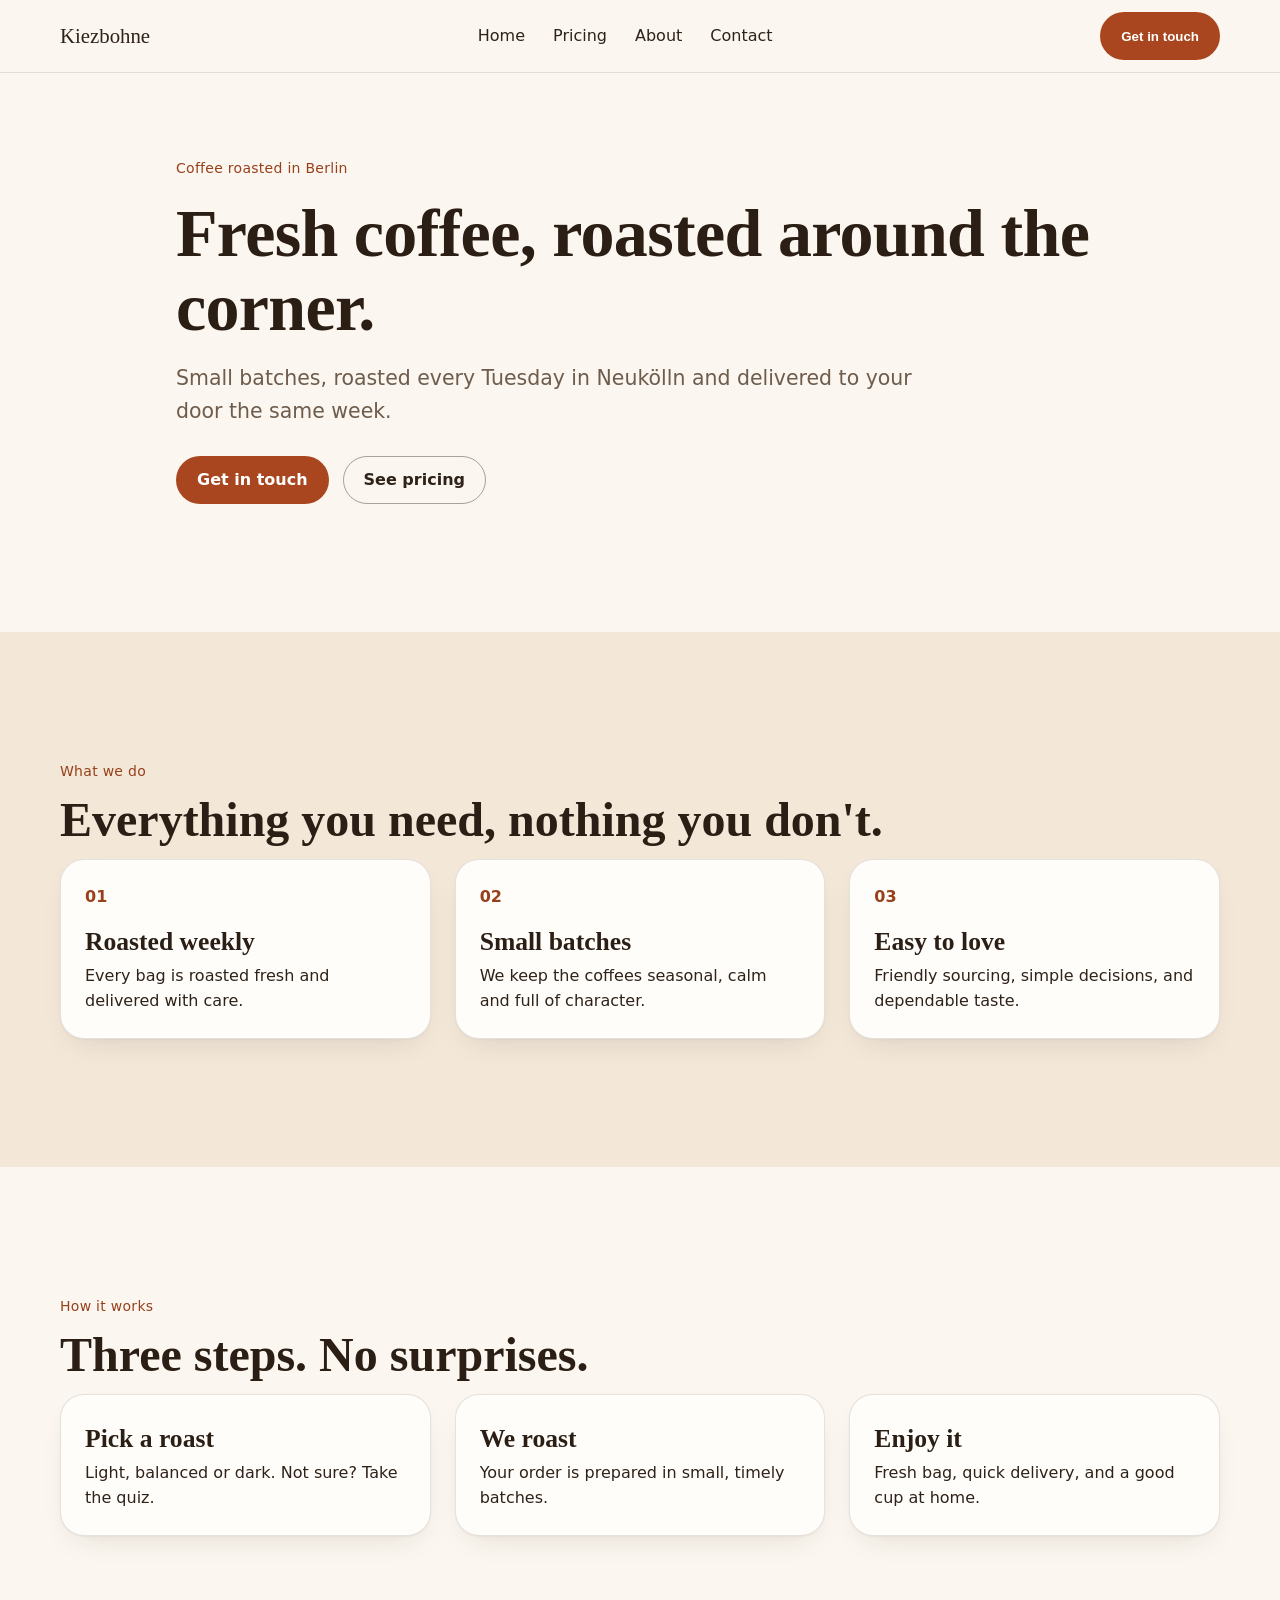
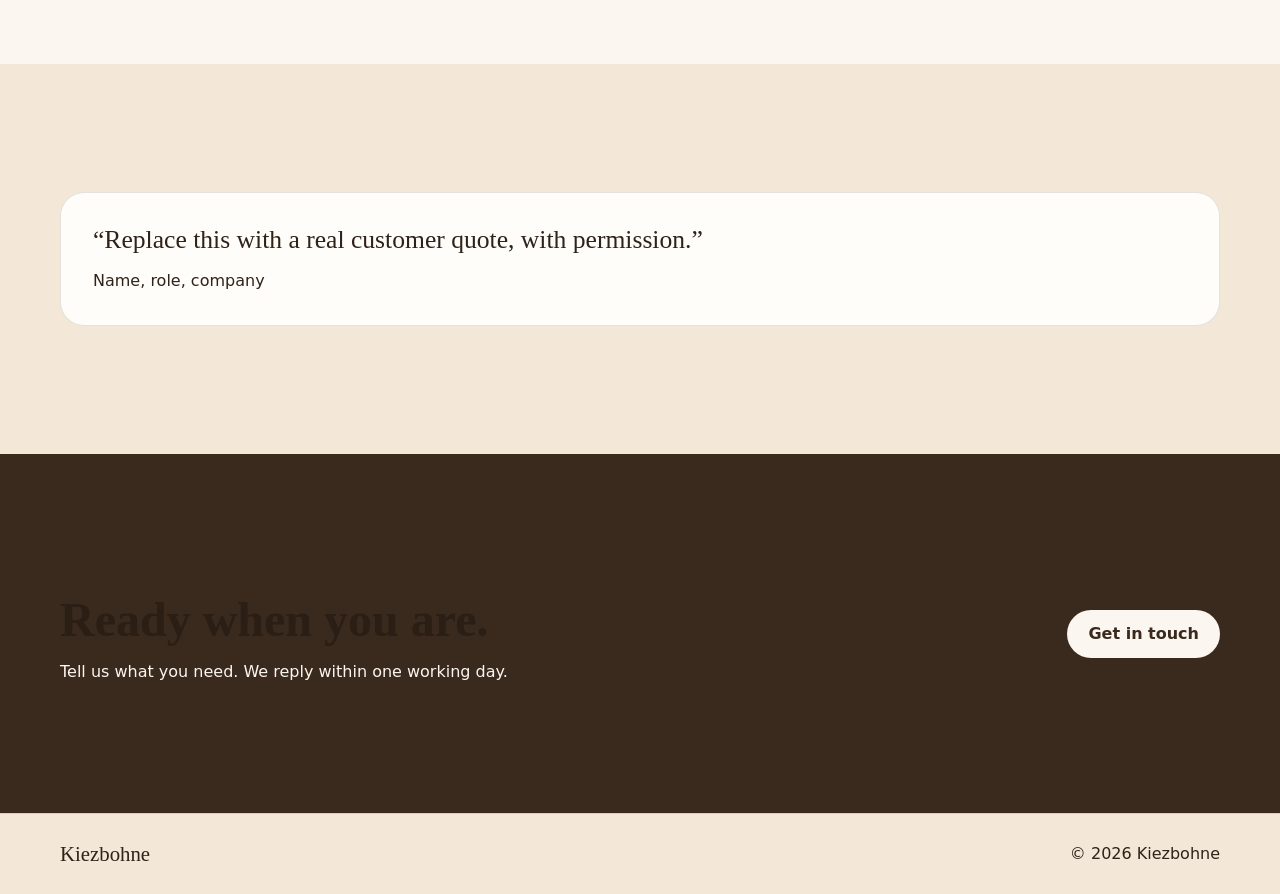
<file: starter-clay/index.html>
<!doctype html>
<html lang="en">
  <head>
    <meta charset="UTF-8" />
    <meta name="viewport" content="width=device-width, initial-scale=1.0" />
    <title>Clay · starter design system</title>
    <link rel="stylesheet" href="assets/tokens.css" />
    <link rel="stylesheet" href="assets/components.css" />
  </head>
  <body class="clay-shell">
    <header class="nav">
      <div class="container nav-inner">
        <div class="brand">Kiezbohne</div>
        <nav>
          <a href="#">Home</a>
          <a href="#">Pricing</a>
          <a href="#">About</a>
          <a href="#">Contact</a>
        </nav>
        <button class="btn btn-primary">Get in touch</button>
      </div>
    </header>

    <main>
      <section class="hero section">
        <div class="container hero-inner">
          <p class="eyebrow">Coffee roasted in Berlin</p>
          <h1>Fresh coffee, roasted around the corner.</h1>
          <p class="lead">Small batches, roasted every Tuesday in Neukölln and delivered to your door the same week.</p>
          <div class="btn-row">
            <a class="btn btn-primary" href="#">Get in touch</a>
            <a class="btn btn-secondary" href="#">See pricing</a>
          </div>
        </div>
      </section>

      <section class="section surface">
        <div class="container">
          <div class="section-head">
            <p class="eyebrow">What we do</p>
            <h2>Everything you need, nothing you don't.</h2>
          </div>
          <div class="grid grid-3">
            <article class="card">
              <span class="card-number">01</span>
              <h3>Roasted weekly</h3>
              <p>Every bag is roasted fresh and delivered with care.</p>
            </article>
            <article class="card">
              <span class="card-number">02</span>
              <h3>Small batches</h3>
              <p>We keep the coffees seasonal, calm and full of character.</p>
            </article>
            <article class="card">
              <span class="card-number">03</span>
              <h3>Easy to love</h3>
              <p>Friendly sourcing, simple decisions, and dependable taste.</p>
            </article>
          </div>
        </div>
      </section>

      <section class="section">
        <div class="container">
          <div class="section-head">
            <p class="eyebrow">How it works</p>
            <h2>Three steps. No surprises.</h2>
          </div>
          <div class="steps">
            <div class="step">
              <h3>Pick a roast</h3>
              <p>Light, balanced or dark. Not sure? Take the quiz.</p>
            </div>
            <div class="step">
              <h3>We roast</h3>
              <p>Your order is prepared in small, timely batches.</p>
            </div>
            <div class="step">
              <h3>Enjoy it</h3>
              <p>Fresh bag, quick delivery, and a good cup at home.</p>
            </div>
          </div>
        </div>
      </section>

      <section class="section surface">
        <div class="container quote-wrap">
          <blockquote>“Replace this with a real customer quote, with permission.”</blockquote>
          <figcaption>Name, role, company</figcaption>
        </div>
      </section>

      <section class="section inverse">
        <div class="container cta-row">
          <div>
            <h2>Ready when you are.</h2>
            <p>Tell us what you need. We reply within one working day.</p>
          </div>
          <a class="btn btn-primary btn-inverse" href="#">Get in touch</a>
        </div>
      </section>
    </main>

    <footer class="footer">
      <div class="container footer-inner">
        <div class="brand">Kiezbohne</div>
        <div>© 2026 Kiezbohne</div>
      </div>
    </footer>
  </body>
</html>
</file>
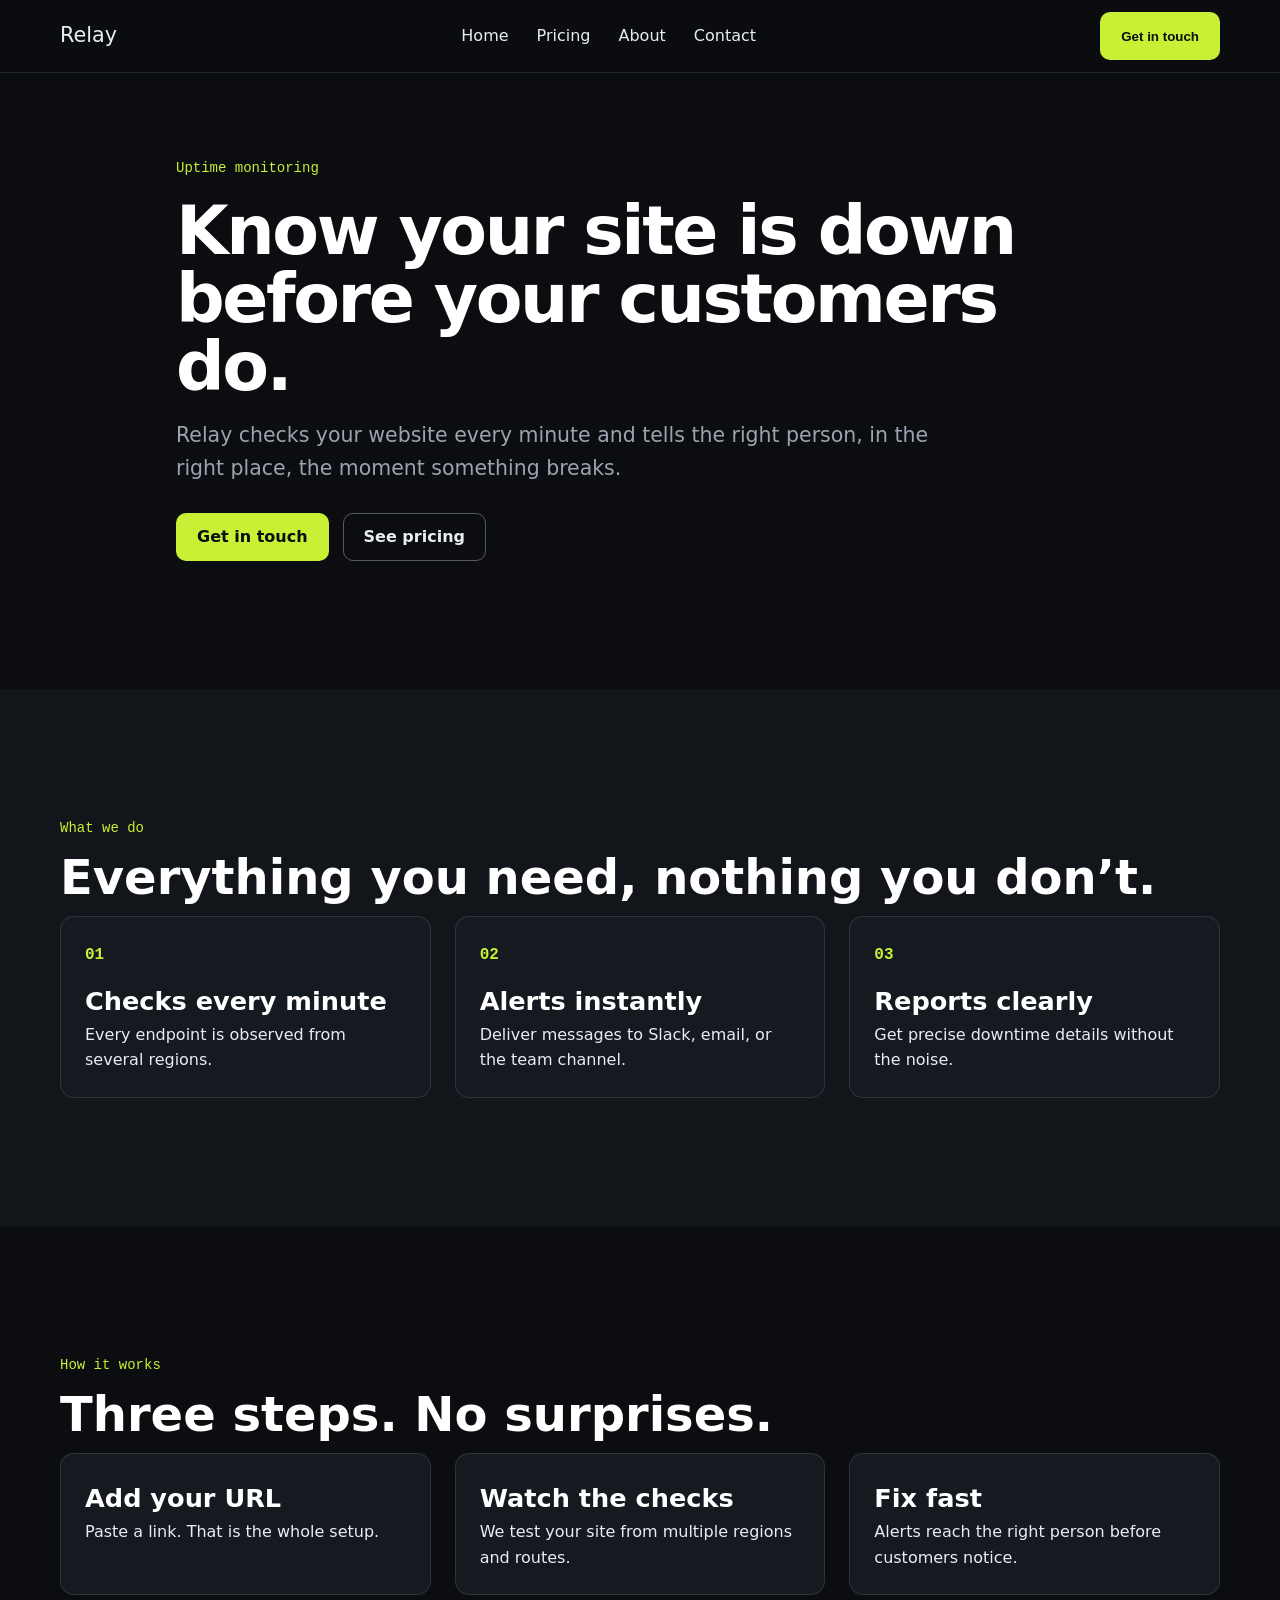
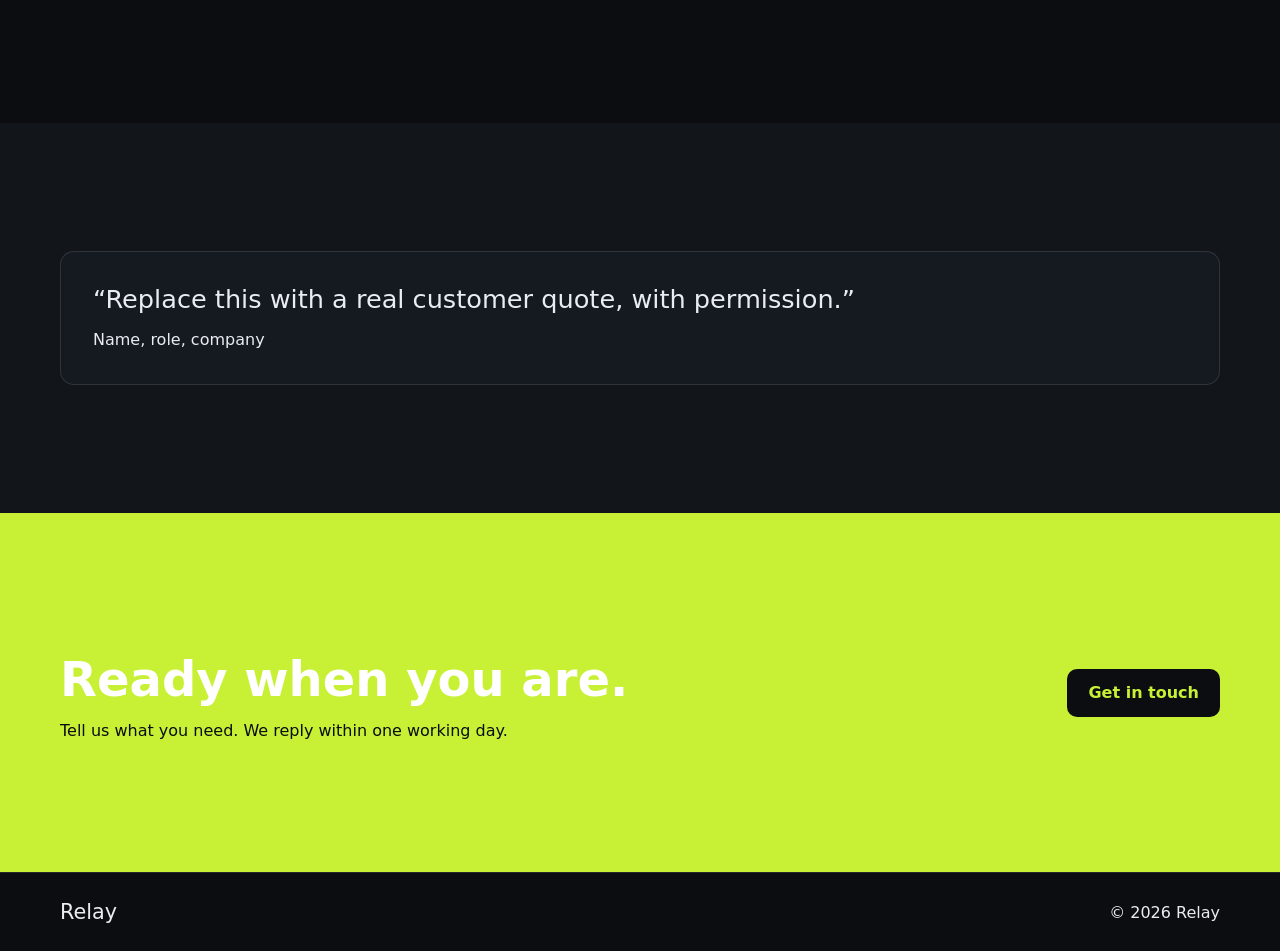
<file: starter-signal/index.html>
<!doctype html>
<html lang="en">
  <head>
    <meta charset="UTF-8" />
    <meta name="viewport" content="width=device-width, initial-scale=1.0" />
    <title>Signal · starter design system</title>
    <link rel="stylesheet" href="assets/tokens.css" />
    <link rel="stylesheet" href="assets/components.css" />
  </head>
  <body class="signal-shell">
    <header class="nav">
      <div class="container nav-inner">
        <div class="brand">Relay</div>
        <nav>
          <a href="#">Home</a>
          <a href="#">Pricing</a>
          <a href="#">About</a>
          <a href="#">Contact</a>
        </nav>
        <button class="btn btn-primary">Get in touch</button>
      </div>
    </header>

    <main>
      <section class="hero section">
        <div class="container hero-inner">
          <p class="eyebrow">Uptime monitoring</p>
          <h1>Know your site is down before your customers do.</h1>
          <p class="lead">Relay checks your website every minute and tells the right person, in the right place, the moment something breaks.</p>
          <div class="btn-row">
            <a class="btn btn-primary" href="#">Get in touch</a>
            <a class="btn btn-secondary" href="#">See pricing</a>
          </div>
        </div>
      </section>

      <section class="section surface">
        <div class="container">
          <div class="section-head">
            <p class="eyebrow">What we do</p>
            <h2>Everything you need, nothing you don’t.</h2>
          </div>
          <div class="grid grid-3">
            <article class="card">
              <span class="card-number">01</span>
              <h3>Checks every minute</h3>
              <p>Every endpoint is observed from several regions.</p>
            </article>
            <article class="card">
              <span class="card-number">02</span>
              <h3>Alerts instantly</h3>
              <p>Deliver messages to Slack, email, or the team channel.</p>
            </article>
            <article class="card">
              <span class="card-number">03</span>
              <h3>Reports clearly</h3>
              <p>Get precise downtime details without the noise.</p>
            </article>
          </div>
        </div>
      </section>

      <section class="section">
        <div class="container">
          <div class="section-head">
            <p class="eyebrow">How it works</p>
            <h2>Three steps. No surprises.</h2>
          </div>
          <div class="steps">
            <div class="step">
              <h3>Add your URL</h3>
              <p>Paste a link. That is the whole setup.</p>
            </div>
            <div class="step">
              <h3>Watch the checks</h3>
              <p>We test your site from multiple regions and routes.</p>
            </div>
            <div class="step">
              <h3>Fix fast</h3>
              <p>Alerts reach the right person before customers notice.</p>
            </div>
          </div>
        </div>
      </section>

      <section class="section surface">
        <div class="container quote-wrap">
          <blockquote>“Replace this with a real customer quote, with permission.”</blockquote>
          <figcaption>Name, role, company</figcaption>
        </div>
      </section>

      <section class="section inverse">
        <div class="container cta-row">
          <div>
            <h2>Ready when you are.</h2>
            <p>Tell us what you need. We reply within one working day.</p>
          </div>
          <a class="btn btn-primary btn-inverse" href="#">Get in touch</a>
        </div>
      </section>
    </main>

    <footer class="footer">
      <div class="container footer-inner">
        <div class="brand">Relay</div>
        <div>© 2026 Relay</div>
      </div>
    </footer>
  </body>
</html>
</file>
<file: starter-clay/assets/tokens.css>
/* Clay · design tokens */
:root {
  --color-bg: #FBF6EF;
  --color-surface: #F3E7D8;
  --color-card: #FFFDF9;
  --color-text: #2E2219;
  --color-heading: #2A1E15;
  --color-muted: #6E5C4C;
  --color-border: rgba(46, 34, 25, 0.12);
  --color-border-strong: rgba(46, 34, 25, 0.4);
  --color-accent: #A9461F;
  --color-accent-hover: #8E3A19;
  --color-accent-text: #FFFFFF;
  --color-accent-strong: #97401C;
  --color-accent-soft: #F6DECF;
  --color-inverse-bg: #3A2A1E;
  --color-inverse-text: #FBF6EF;
  --color-inverse-muted: #D9C7B5;
  --color-inverse-action: #FBF6EF;
  --color-inverse-action-hover: #F3E7D8;
  --color-inverse-action-text: #3A2A1E;
  --color-nav-bg: rgba(251,246,239,0.88);
  --color-footer-bg: #F3E7D8;
  --color-footer-text: #2E2219;
  --color-footer-border: rgba(46,34,25,0.14);
  --color-input-bg: #FFFDF9;
  --color-focus: #A9461F;
  --color-error: #B42318;

  --font-display: "DM Serif Display", Georgia, serif;
  --font-body: "Figtree", system-ui, sans-serif;
  --font-label: "Figtree", system-ui, sans-serif;
  --weight-display: 400;
  --weight-button: 600;
  --tracking-display: -0.01em;
  --tracking-label: 0.02em;
  --label-case: none;
  --leading-display: 1.08;

  --radius-button: 999px;
  --radius-card: 24px;
  --radius-input: 14px;
  --radius-pill: 999px;
  --radius-mark: 50%;
  --radius-bullet: 50%;
  --shadow-card: 0 1px 2px rgba(46,34,25,0.04), 0 12px 32px -16px rgba(46,34,25,0.18);

  --space-1: 4px; --space-2: 8px; --space-3: 12px; --space-4: 16px; --space-5: 24px; --space-6: 32px; --space-7: 48px; --space-8: 72px; --space-9: 112px;
  --gutter: clamp(20px, 4vw, 40px);
  --container: 1160px;
  --section-pad: clamp(72px, 10vw, 128px);
  --hero-pad: clamp(72px, 12vw, 160px);
  --hero-width: 52rem;

  --text-display: clamp(2.75rem, 7vw, 5.5rem);
  --text-h1: clamp(2.4rem, 5.5vw, 4.25rem);
  --text-h2: clamp(1.9rem, 3.8vw, 3rem);
  --text-h3: clamp(1.3rem, 2vw, 1.6rem);
  --text-lead: clamp(1.1rem, 1.6vw, 1.3rem);
  --text-body: 1rem;
  --text-small: .875rem;
  --leading-body: 1.6;

  --border-width: 1px;
  --border-width-strong: 2px;
  --motion-fast: .18s;
  --motion-slow: .7s;
  --motion-ease: cubic-bezier(.2,.7,.2,1);
  --motion-rise: 16px;
}
</file>
<file: starter-clay/assets/components.css>
* { box-sizing: border-box; }
html { scroll-behavior: smooth; }
body {
  margin: 0;
  background: var(--color-bg);
  color: var(--color-text);
  font-family: var(--font-body);
  font-size: var(--text-body);
  line-height: var(--leading-body);
}
img, svg { display: block; max-width: 100%; }
a { color: inherit; text-decoration: none; }
h1, h2, h3, p, blockquote { margin: 0; }

.container { width: min(var(--container), calc(100% - (var(--gutter) * 2))); margin: 0 auto; }
.section { padding: var(--section-pad) 0; }
.surface { background: var(--color-surface); }
.inverse { background: var(--color-inverse-bg); color: var(--color-inverse-text); }

.nav { position: sticky; top: 0; background: var(--color-nav-bg); backdrop-filter: blur(12px); border-bottom: 1px solid var(--color-border); }
.nav-inner { display: flex; align-items: center; justify-content: space-between; min-height: 72px; }
.nav nav { display: flex; gap: 28px; }
.brand { font-family: var(--font-display); font-size: 1.3rem; }

.hero { padding-top: 84px; }
.hero-inner { display: grid; gap: 18px; max-width: 58rem; }
.eyebrow { font-family: var(--font-label); font-size: var(--text-small); letter-spacing: var(--tracking-label); text-transform: var(--label-case); color: var(--color-accent-strong); }
.lead { font-size: var(--text-lead); color: var(--color-muted); max-width: 60ch; }

h1, h2, h3 { font-family: var(--font-display); color: var(--color-heading); }
h1 { font-size: var(--text-h1); letter-spacing: var(--tracking-display); line-height: var(--leading-display); }
h2 { font-size: var(--text-h2); }
h3 { font-size: var(--text-h3); }

.btn-row { display: flex; flex-wrap: wrap; gap: 14px; margin-top: 10px; }
.btn {
  display: inline-flex; align-items: center; justify-content: center;
  min-height: 48px; padding: 0 1.25rem; border-radius: var(--radius-button);
  border: 1px solid transparent; cursor: pointer; font-weight: 600;
}
.btn-primary { background: var(--color-accent); color: var(--color-accent-text); }
.btn-primary:hover { background: var(--color-accent-hover); }
.btn-secondary { background: transparent; color: var(--color-text); border-color: var(--color-border-strong); }
.btn-inverse { background: var(--color-inverse-action); color: var(--color-inverse-action-text); }

.grid { display: grid; gap: 24px; }
.grid-3 { grid-template-columns: repeat(3, minmax(0, 1fr)); }
.card, .step {
  background: var(--color-card);
  border: 1px solid var(--color-border);
  border-radius: var(--radius-card);
  padding: 24px;
  box-shadow: var(--shadow-card);
}
.card-number { display: inline-block; font-family: var(--font-label); font-weight: 700; margin-bottom: 12px; color: var(--color-accent-strong); }

.steps { display: grid; gap: 24px; grid-template-columns: repeat(3, minmax(0, 1fr)); }
.quote-wrap {
  display: grid; gap: 12px;
  background: var(--color-card);
  border: 1px solid var(--color-border);
  border-radius: var(--radius-card);
  padding: 32px;
}
blockquote { font-family: var(--font-display); font-size: clamp(1.6rem, 2vw, 2.4rem); line-height: 1.2; }
.cta-row { display: flex; align-items: center; justify-content: space-between; gap: 24px; }
.footer { background: var(--color-footer-bg); color: var(--color-footer-text); border-top: 1px solid var(--color-footer-border); }
.footer-inner { display: flex; justify-content: space-between; align-items: center; min-height: 80px; }
</file>
<file: starter-signal/assets/tokens.css>
/* Signal · design tokens */
:root {
  --color-bg: #0B0D10;
  --color-surface: #12161B;
  --color-card: #151A20;
  --color-text: #E9EDF1;
  --color-heading: #FFFFFF;
  --color-muted: #9AA4AF;
  --color-border: rgba(233,237,241,0.12);
  --color-border-strong: rgba(233,237,241,0.35);
  --color-accent: #C8F135;
  --color-accent-hover: #D7F96A;
  --color-accent-text: #0B0D10;
  --color-accent-strong: #C8F135;
  --color-accent-soft: rgba(200,241,53,0.12);
  --color-inverse-bg: #C8F135;
  --color-inverse-text: #0B0D10;
  --color-inverse-muted: #2B3410;
  --color-inverse-action: #0B0D10;
  --color-inverse-action-hover: #1C222A;
  --color-inverse-action-text: #C8F135;
  --color-nav-bg: rgba(11,13,16,0.8);
  --color-footer-bg: #0B0D10;
  --color-footer-text: #E9EDF1;
  --color-footer-border: rgba(233,237,241,0.12);
  --color-input-bg: #12161B;
  --color-focus: #C8F135;
  --color-error: #FF6B6B;

  --font-display: "Space Grotesk", system-ui, sans-serif;
  --font-body: "Inter", system-ui, sans-serif;
  --font-label: "JetBrains Mono", ui-monospace, monospace;
  --weight-display: 600;
  --weight-button: 600;
  --tracking-display: -0.035em;
  --tracking-label: 0;
  --label-case: none;
  --leading-display: 1.0;

  --radius-button: 10px;
  --radius-card: 14px;
  --radius-input: 10px;
  --radius-pill: 6px;
  --radius-mark: 6px;
  --radius-bullet: 2px;
  --shadow-card: none;

  --space-1: 4px; --space-2: 8px; --space-3: 12px; --space-4: 16px; --space-5: 24px; --space-6: 32px; --space-7: 48px; --space-8: 72px; --space-9: 112px;
  --gutter: clamp(20px, 4vw, 40px);
  --container: 1160px;
  --section-pad: clamp(72px, 10vw, 128px);
  --hero-pad: clamp(72px, 12vw, 160px);
  --hero-width: 52rem;

  --text-display: clamp(2.75rem, 7vw, 5.5rem);
  --text-h1: clamp(2.4rem, 5.5vw, 4.25rem);
  --text-h2: clamp(1.9rem, 3.8vw, 3rem);
  --text-h3: clamp(1.3rem, 2vw, 1.6rem);
  --text-lead: clamp(1.1rem, 1.6vw, 1.3rem);
  --text-body: 1rem;
  --text-small: .875rem;
  --leading-body: 1.6;

  --border-width: 1px;
  --border-width-strong: 2px;
  --motion-fast: .18s;
  --motion-slow: .7s;
  --motion-ease: cubic-bezier(.2,.7,.2,1);
  --motion-rise: 16px;
}
</file>
<file: starter-signal/assets/components.css>
* { box-sizing: border-box; }
html { scroll-behavior: smooth; }
body {
  margin: 0;
  background: var(--color-bg);
  color: var(--color-text);
  font-family: var(--font-body);
  font-size: var(--text-body);
  line-height: var(--leading-body);
}
img, svg { display: block; max-width: 100%; }
a { color: inherit; text-decoration: none; }
h1, h2, h3, p, blockquote { margin: 0; }

.container { width: min(var(--container), calc(100% - (var(--gutter) * 2))); margin: 0 auto; }
.section { padding: var(--section-pad) 0; }
.surface { background: var(--color-surface); }
.inverse { background: var(--color-inverse-bg); color: var(--color-inverse-text); }

.nav { position: sticky; top: 0; background: var(--color-nav-bg); backdrop-filter: blur(12px); border-bottom: 1px solid var(--color-border); }
.nav-inner { display: flex; align-items: center; justify-content: space-between; min-height: 72px; }
.nav nav { display: flex; gap: 28px; }
.brand { font-family: var(--font-display); font-size: 1.3rem; }

.hero { padding-top: 84px; }
.hero-inner { display: grid; gap: 18px; max-width: 58rem; }
.eyebrow { font-family: var(--font-label); font-size: var(--text-small); letter-spacing: var(--tracking-label); text-transform: var(--label-case); color: var(--color-accent-strong); }
.lead { font-size: var(--text-lead); color: var(--color-muted); max-width: 60ch; }

h1, h2, h3 { font-family: var(--font-display); color: var(--color-heading); }
h1 { font-size: var(--text-h1); letter-spacing: var(--tracking-display); line-height: var(--leading-display); }
h2 { font-size: var(--text-h2); }
h3 { font-size: var(--text-h3); }

.btn-row { display: flex; flex-wrap: wrap; gap: 14px; margin-top: 10px; }
.btn {
  display: inline-flex; align-items: center; justify-content: center;
  min-height: 48px; padding: 0 1.25rem; border-radius: var(--radius-button);
  border: 1px solid transparent; cursor: pointer; font-weight: 600;
}
.btn-primary { background: var(--color-accent); color: var(--color-accent-text); }
.btn-primary:hover { background: var(--color-accent-hover); }
.btn-secondary { background: transparent; color: var(--color-text); border-color: var(--color-border-strong); }
.btn-inverse { background: var(--color-inverse-action); color: var(--color-inverse-action-text); }

.grid { display: grid; gap: 24px; }
.grid-3 { grid-template-columns: repeat(3, minmax(0, 1fr)); }
.card, .step {
  background: var(--color-card);
  border: 1px solid var(--color-border);
  border-radius: var(--radius-card);
  padding: 24px;
  box-shadow: var(--shadow-card);
}
.card-number { display: inline-block; font-family: var(--font-label); font-weight: 700; margin-bottom: 12px; color: var(--color-accent-strong); }

.steps { display: grid; gap: 24px; grid-template-columns: repeat(3, minmax(0, 1fr)); }
.quote-wrap {
  display: grid; gap: 12px;
  background: var(--color-card);
  border: 1px solid var(--color-border);
  border-radius: var(--radius-card);
  padding: 32px;
}
blockquote { font-family: var(--font-display); font-size: clamp(1.6rem, 2vw, 2.4rem); line-height: 1.2; }
.cta-row { display: flex; align-items: center; justify-content: space-between; gap: 24px; }
.footer { background: var(--color-footer-bg); color: var(--color-footer-text); border-top: 1px solid var(--color-footer-border); }
.footer-inner { display: flex; justify-content: space-between; align-items: center; min-height: 80px; }
</file>
